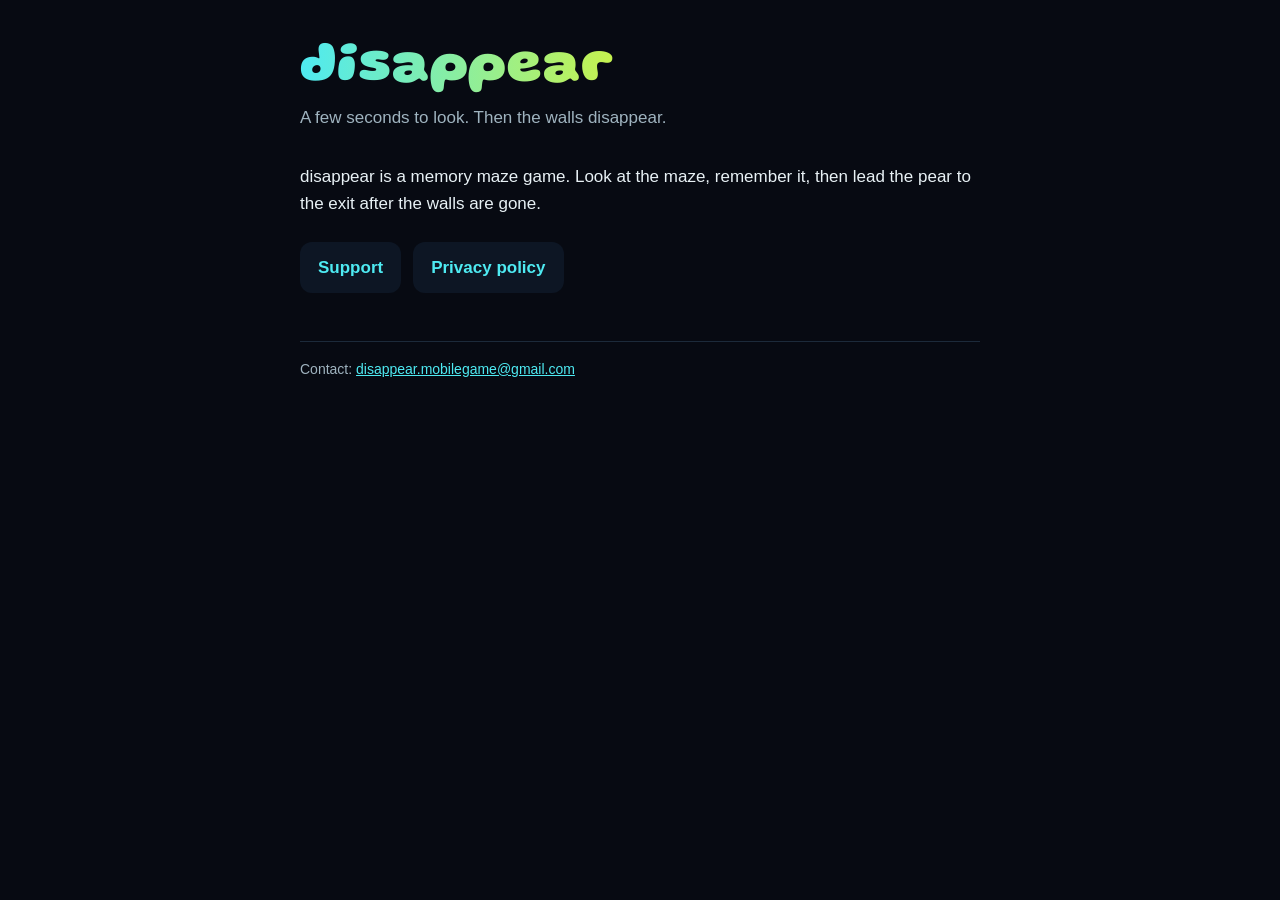
<file: index.html>
<!doctype html>
<html lang="en">
<head>
<meta charset="utf-8">
<meta name="viewport" content="width=device-width, initial-scale=1">
<title>disappear</title>
<meta name="description" content="disappear, a memory maze game for iPhone and Android.">
<link rel="stylesheet" href="style.css">
</head>
<body>
<main>
  <a class="wordmark" href="./">disappear</a>
  <p class="tagline">A few seconds to look. Then the walls disappear.</p>
  <p>disappear is a memory maze game. Look at the maze, remember it, then lead the pear to the exit after the walls are gone.</p>
  <div class="links">
    <a href="support/">Support</a>
    <a href="privacy/">Privacy policy</a>
  </div>
  <footer>Contact: <a href="mailto:disappear.mobilegame@gmail.com">disappear.mobilegame@gmail.com</a></footer>
</main>
</body>
</html>
</file>
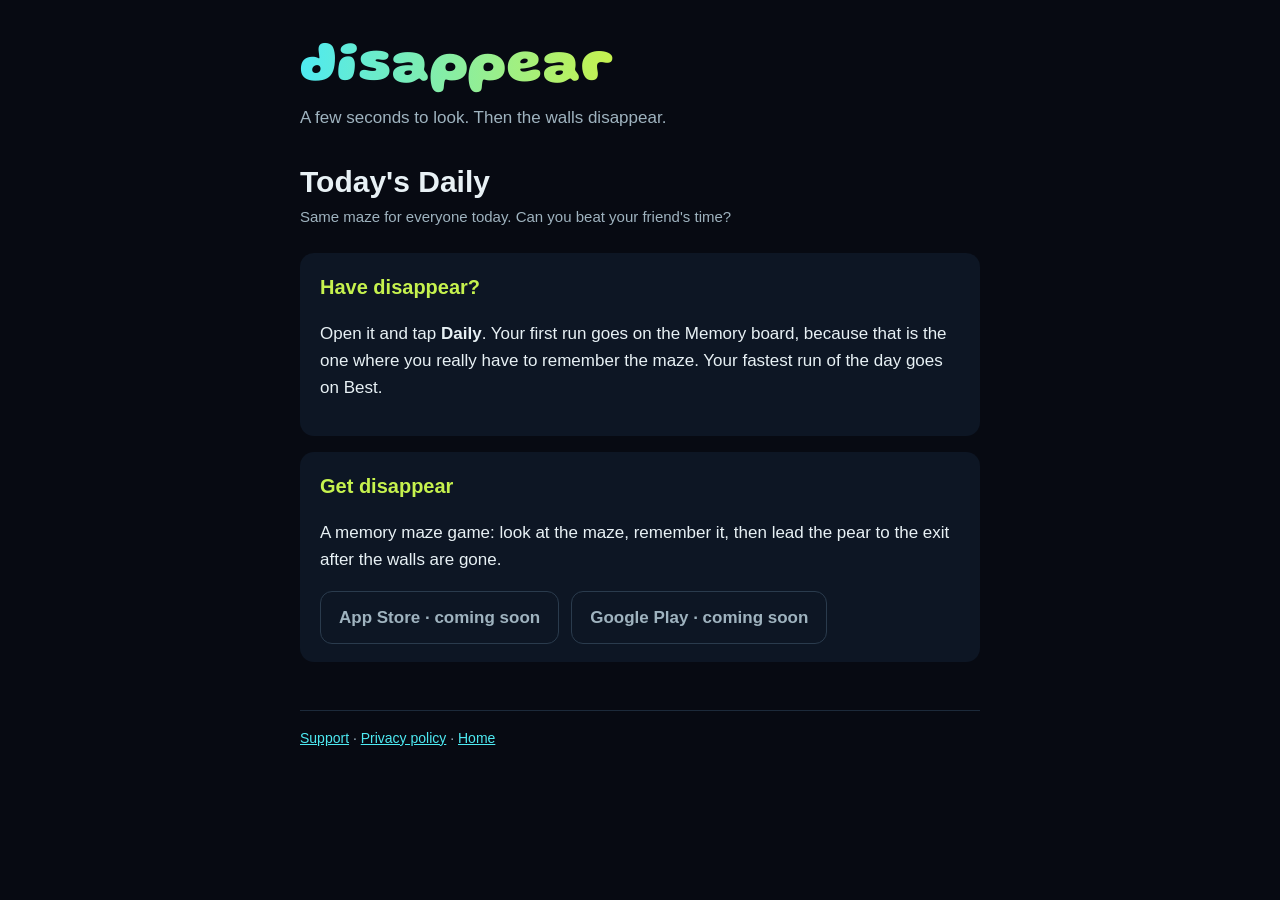
<file: daily/index.html>
<!doctype html>
<html lang="en">
<head>
<meta charset="utf-8">
<meta name="viewport" content="width=device-width, initial-scale=1">
<title>disappear Daily</title>
<meta name="description" content="A friend shared today's Daily: the same maze for everyone today. Can you beat it?">
<meta property="og:type" content="website">
<meta property="og:site_name" content="disappear">
<meta property="og:title" content="disappear: Memory Maze">
<meta property="og:description" content="Same maze for everyone today. Can you beat it?">
<meta property="og:url" content="https://favr-studio.github.io/disappear-site/daily/">
<meta property="og:image" content="https://favr-studio.github.io/disappear-site/daily/preview.png">
<meta property="og:image:width" content="1200">
<meta property="og:image:height" content="630">
<meta property="og:image:alt" content="The disappear pear on a maze: Daily challenge, same maze for everyone today.">
<meta name="twitter:card" content="summary_large_image">
<link rel="stylesheet" href="../style.css">
</head>
<body>
<main>
  <a class="wordmark" href="../">disappear</a>
  <p class="tagline">A few seconds to look. Then the walls disappear.</p>
  <h1 id="daily">Today's Daily</h1>
  <p class="updated">Same maze for everyone today. Can you beat your friend's time?</p>

  <div class="card">
    <h2>Have disappear?</h2>
    <p>Open it and tap <strong>Daily</strong>. Your first run goes on the Memory board, because that is the one where you really have to remember the maze. Your fastest run of the day goes on Best.</p>
  </div>

  <div class="card">
    <h2>Get disappear</h2>
    <p>A memory maze game: look at the maze, remember it, then lead the pear to the exit after the walls are gone.</p>
    <!-- When the game is live, turn each span into a link:
         App Store: <a class="store" href="https://apps.apple.com/app/idAPPLE_ID">App Store</a>
         Google Play: <a class="store" href="https://play.google.com/store/apps/details?id=com.favr.disappear">Google Play</a> -->
    <div class="stores">
      <span class="store soon">App Store · coming soon</span>
      <span class="store soon">Google Play · coming soon</span>
    </div>
  </div>

  <footer><a href="../support/">Support</a> · <a href="../privacy/">Privacy policy</a> · <a href="../">Home</a></footer>
</main>
<script>
  // The shared link names the Daily by its day: ?n=20261123 shows "Daily #20261123".
  // Anything else (older links with a running number too) keeps "Today's Daily". Nothing is stored or sent.
  var n = new URLSearchParams(location.search).get("n");
  if (n && /^20[0-9]{2}(0[1-9]|1[0-2])(0[1-9]|[12][0-9]|3[01])$/.test(n)) {
    document.getElementById("daily").textContent = "Daily #" + n;
    document.title = "disappear Daily #" + n;
  }
</script>
</body>
</html>
</file>
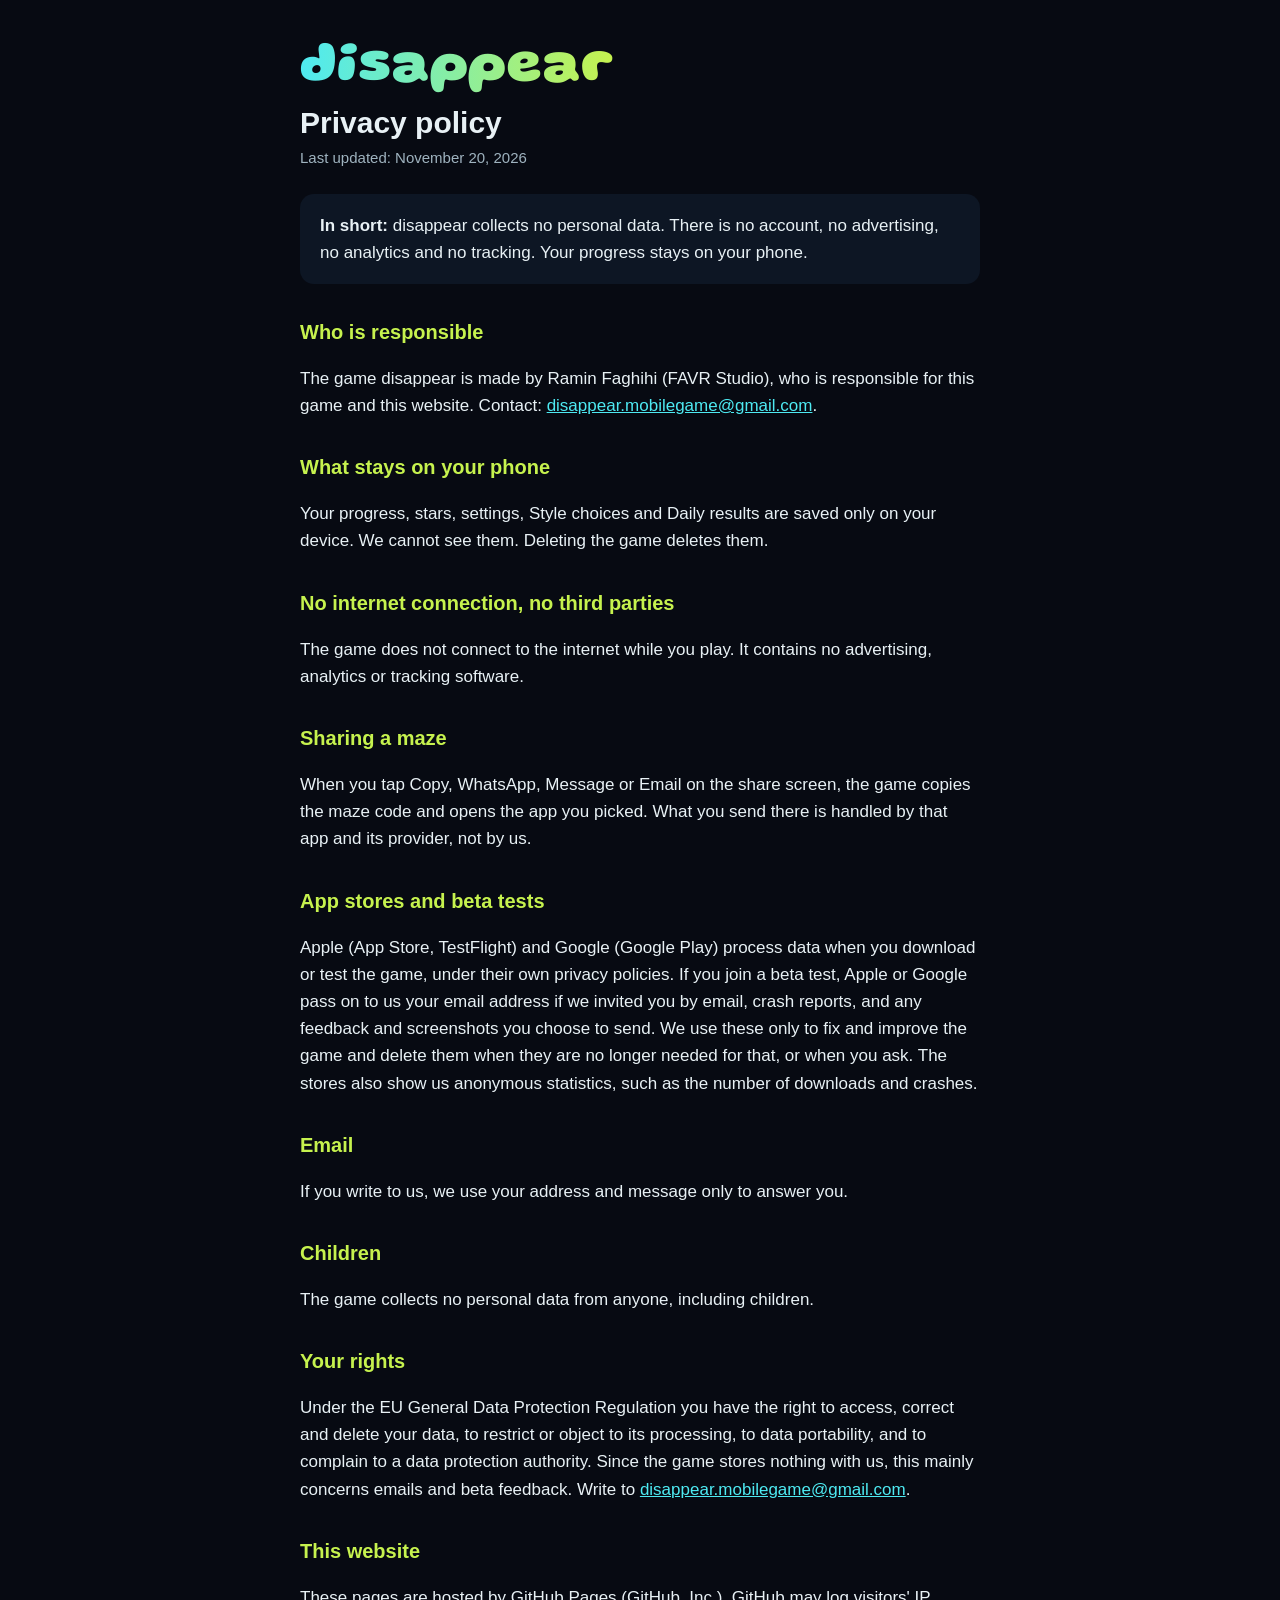
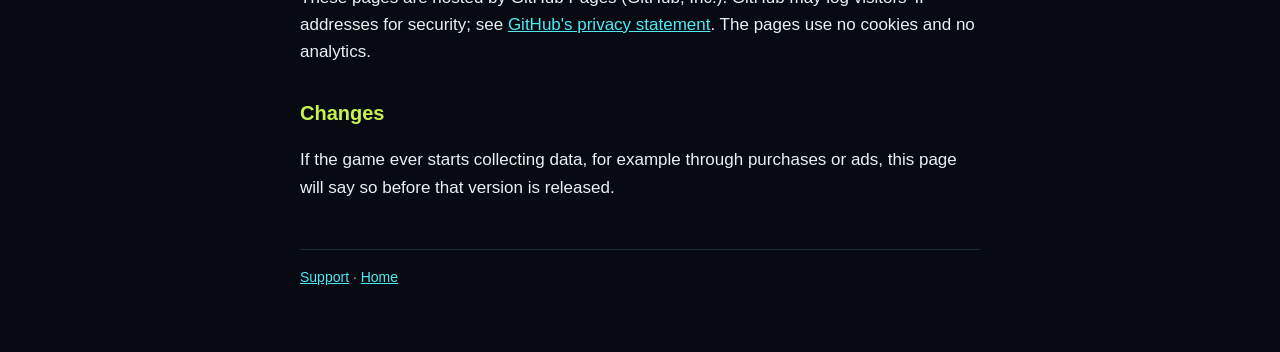
<file: privacy/index.html>
<!doctype html>
<html lang="en">
<head>
<meta charset="utf-8">
<meta name="viewport" content="width=device-width, initial-scale=1">
<title>disappear privacy policy</title>
<meta name="description" content="Privacy policy of the game disappear: it collects no personal data.">
<link rel="stylesheet" href="../style.css">
</head>
<body>
<main>
  <a class="wordmark" href="../">disappear</a>
  <h1>Privacy policy</h1>
  <p class="updated">Last updated: November 20, 2026</p>

  <div class="card"><strong>In short:</strong> disappear collects no personal data. There is no account, no advertising, no analytics and no tracking. Your progress stays on your phone.</div>

  <h2>Who is responsible</h2>
  <p>The game disappear is made by Ramin Faghihi (FAVR Studio), who is responsible for this game and this website. Contact: <a href="mailto:disappear.mobilegame@gmail.com">disappear.mobilegame@gmail.com</a>.</p>

  <h2>What stays on your phone</h2>
  <p>Your progress, stars, settings, Style choices and Daily results are saved only on your device. We cannot see them. Deleting the game deletes them.</p>

  <h2>No internet connection, no third parties</h2>
  <p>The game does not connect to the internet while you play. It contains no advertising, analytics or tracking software.</p>

  <h2>Sharing a maze</h2>
  <p>When you tap Copy, WhatsApp, Message or Email on the share screen, the game copies the maze code and opens the app you picked. What you send there is handled by that app and its provider, not by us.</p>

  <h2>App stores and beta tests</h2>
  <p>Apple (App Store, TestFlight) and Google (Google Play) process data when you download or test the game, under their own privacy policies. If you join a beta test, Apple or Google pass on to us your email address if we invited you by email, crash reports, and any feedback and screenshots you choose to send. We use these only to fix and improve the game and delete them when they are no longer needed for that, or when you ask. The stores also show us anonymous statistics, such as the number of downloads and crashes.</p>

  <h2>Email</h2>
  <p>If you write to us, we use your address and message only to answer you.</p>

  <h2>Children</h2>
  <p>The game collects no personal data from anyone, including children.</p>

  <h2>Your rights</h2>
  <p>Under the EU General Data Protection Regulation you have the right to access, correct and delete your data, to restrict or object to its processing, to data portability, and to complain to a data protection authority. Since the game stores nothing with us, this mainly concerns emails and beta feedback. Write to <a href="mailto:disappear.mobilegame@gmail.com">disappear.mobilegame@gmail.com</a>.</p>

  <h2>This website</h2>
  <p>These pages are hosted by GitHub Pages (GitHub, Inc.). GitHub may log visitors' IP addresses for security; see <a href="https://docs.github.com/en/site-policy/privacy-policies/github-general-privacy-statement">GitHub's privacy statement</a>. The pages use no cookies and no analytics.</p>

  <h2>Changes</h2>
  <p>If the game ever starts collecting data, for example through purchases or ads, this page will say so before that version is released.</p>

  <footer><a href="../support/">Support</a> · <a href="../">Home</a></footer>
</main>
</body>
</html>
</file>
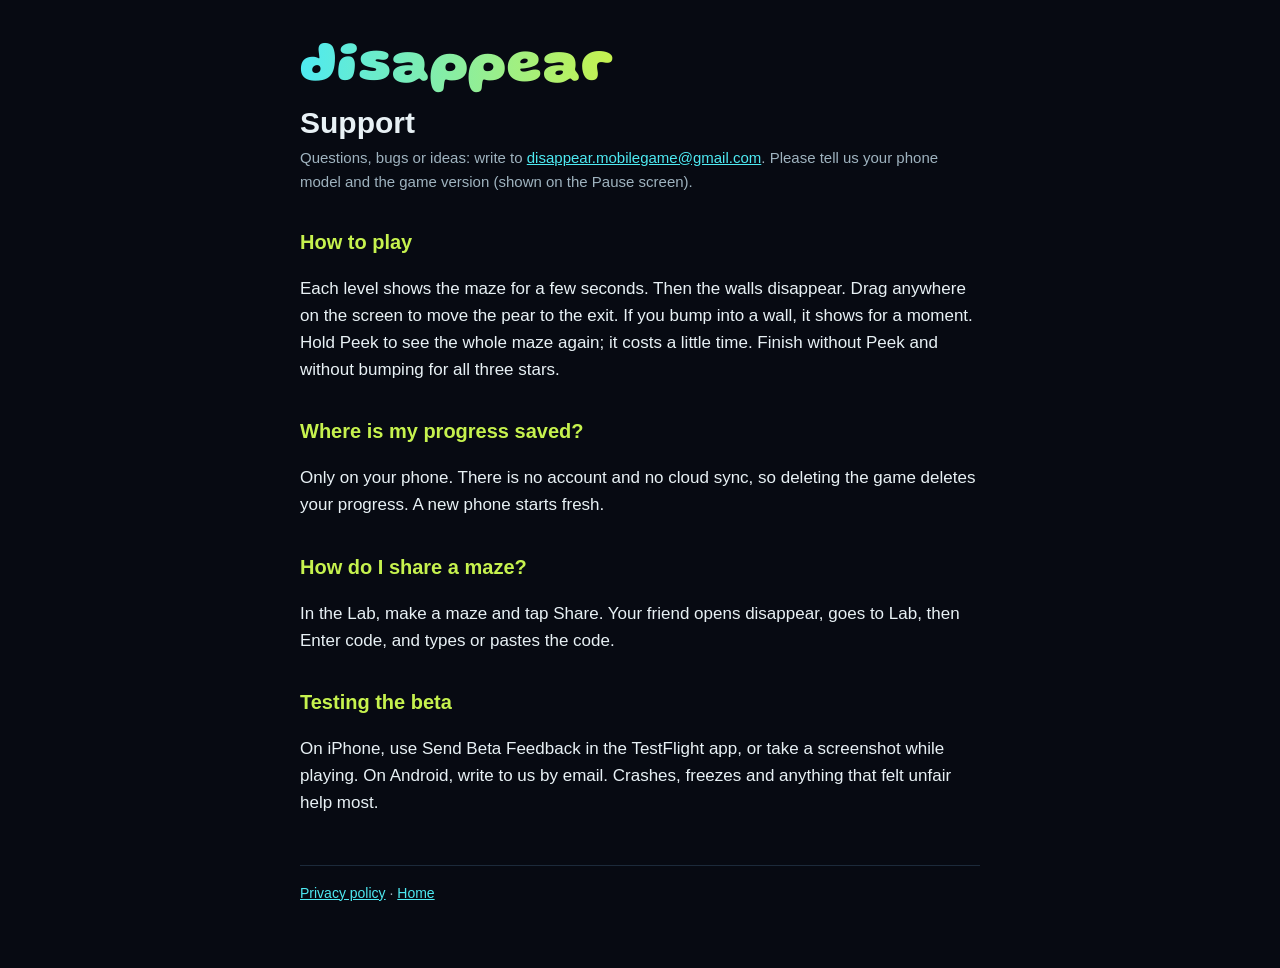
<file: support/index.html>
<!doctype html>
<html lang="en">
<head>
<meta charset="utf-8">
<meta name="viewport" content="width=device-width, initial-scale=1">
<title>disappear support</title>
<meta name="description" content="Help and contact for the game disappear.">
<link rel="stylesheet" href="../style.css">
</head>
<body>
<main>
  <a class="wordmark" href="../">disappear</a>
  <h1>Support</h1>
  <p class="updated">Questions, bugs or ideas: write to <a href="mailto:disappear.mobilegame@gmail.com">disappear.mobilegame@gmail.com</a>. Please tell us your phone model and the game version (shown on the Pause screen).</p>

  <h2>How to play</h2>
  <p>Each level shows the maze for a few seconds. Then the walls disappear. Drag anywhere on the screen to move the pear to the exit. If you bump into a wall, it shows for a moment. Hold Peek to see the whole maze again; it costs a little time. Finish without Peek and without bumping for all three stars.</p>

  <h2>Where is my progress saved?</h2>
  <p>Only on your phone. There is no account and no cloud sync, so deleting the game deletes your progress. A new phone starts fresh.</p>

  <h2>How do I share a maze?</h2>
  <p>In the Lab, make a maze and tap Share. Your friend opens disappear, goes to Lab, then Enter code, and types or pastes the code.</p>

  <h2>Testing the beta</h2>
  <p>On iPhone, use Send Beta Feedback in the TestFlight app, or take a screenshot while playing. On Android, write to us by email. Crashes, freezes and anything that felt unfair help most.</p>

  <footer><a href="../privacy/">Privacy policy</a> · <a href="../">Home</a></footer>
</main>
</body>
</html>
</file>
<file: style.css>
@font-face { font-family: "Gluten"; src: url("fonts/Gluten-ExtraBold.ttf") format("truetype"); font-weight: 800; font-display: swap; }
:root { --bg: #070a12; --panel: #0d1624; --text: #e8f1f5; --dim: #9fb3bf; --cyan: #4eeaf2; --lime: #c6f24e; }
* { box-sizing: border-box; }
html { background: var(--bg); }
body { margin: 0; color: var(--text); background: var(--bg); font: 17px/1.6 -apple-system, BlinkMacSystemFont, "Segoe UI", Roboto, Helvetica, Arial, sans-serif; }
main { max-width: 720px; margin: 0 auto; padding: 40px 20px 64px; }
a { color: var(--cyan); }
.wordmark { font-family: "Gluten", -apple-system, sans-serif; font-weight: 800; font-size: 56px; line-height: 1; margin: 0 0 8px;
  background: linear-gradient(90deg, var(--cyan), var(--lime)); -webkit-background-clip: text; background-clip: text; color: transparent; text-decoration: none; display: inline-block; }
.tagline { color: var(--dim); margin: 0 0 32px; }
h1 { font-size: 30px; line-height: 1.25; margin: 0 0 4px; }
h2 { font-size: 20px; margin: 32px 0 8px; color: var(--lime); }
.updated { color: var(--dim); margin: 0 0 24px; font-size: 15px; }
.card { background: var(--panel); border-radius: 14px; padding: 18px 20px; margin: 16px 0; }
.links { display: flex; flex-wrap: wrap; gap: 12px; margin: 24px 0; }
.links a { background: var(--panel); border-radius: 12px; padding: 12px 18px; text-decoration: none; font-weight: 600; }
footer { color: var(--dim); font-size: 14px; margin-top: 48px; border-top: 1px solid #1c2a3a; padding-top: 16px; }
ul { padding-left: 22px; }
.stores { display: flex; flex-wrap: wrap; gap: 12px; margin-top: 16px; }
.store { display: inline-block; border-radius: 12px; padding: 12px 18px; font-weight: 600; text-decoration: none; background: var(--cyan); color: var(--bg); }
.store.soon { background: transparent; color: var(--dim); border: 1px solid #2a3b4d; }
.card h2:first-child { margin-top: 0; }
</file>
